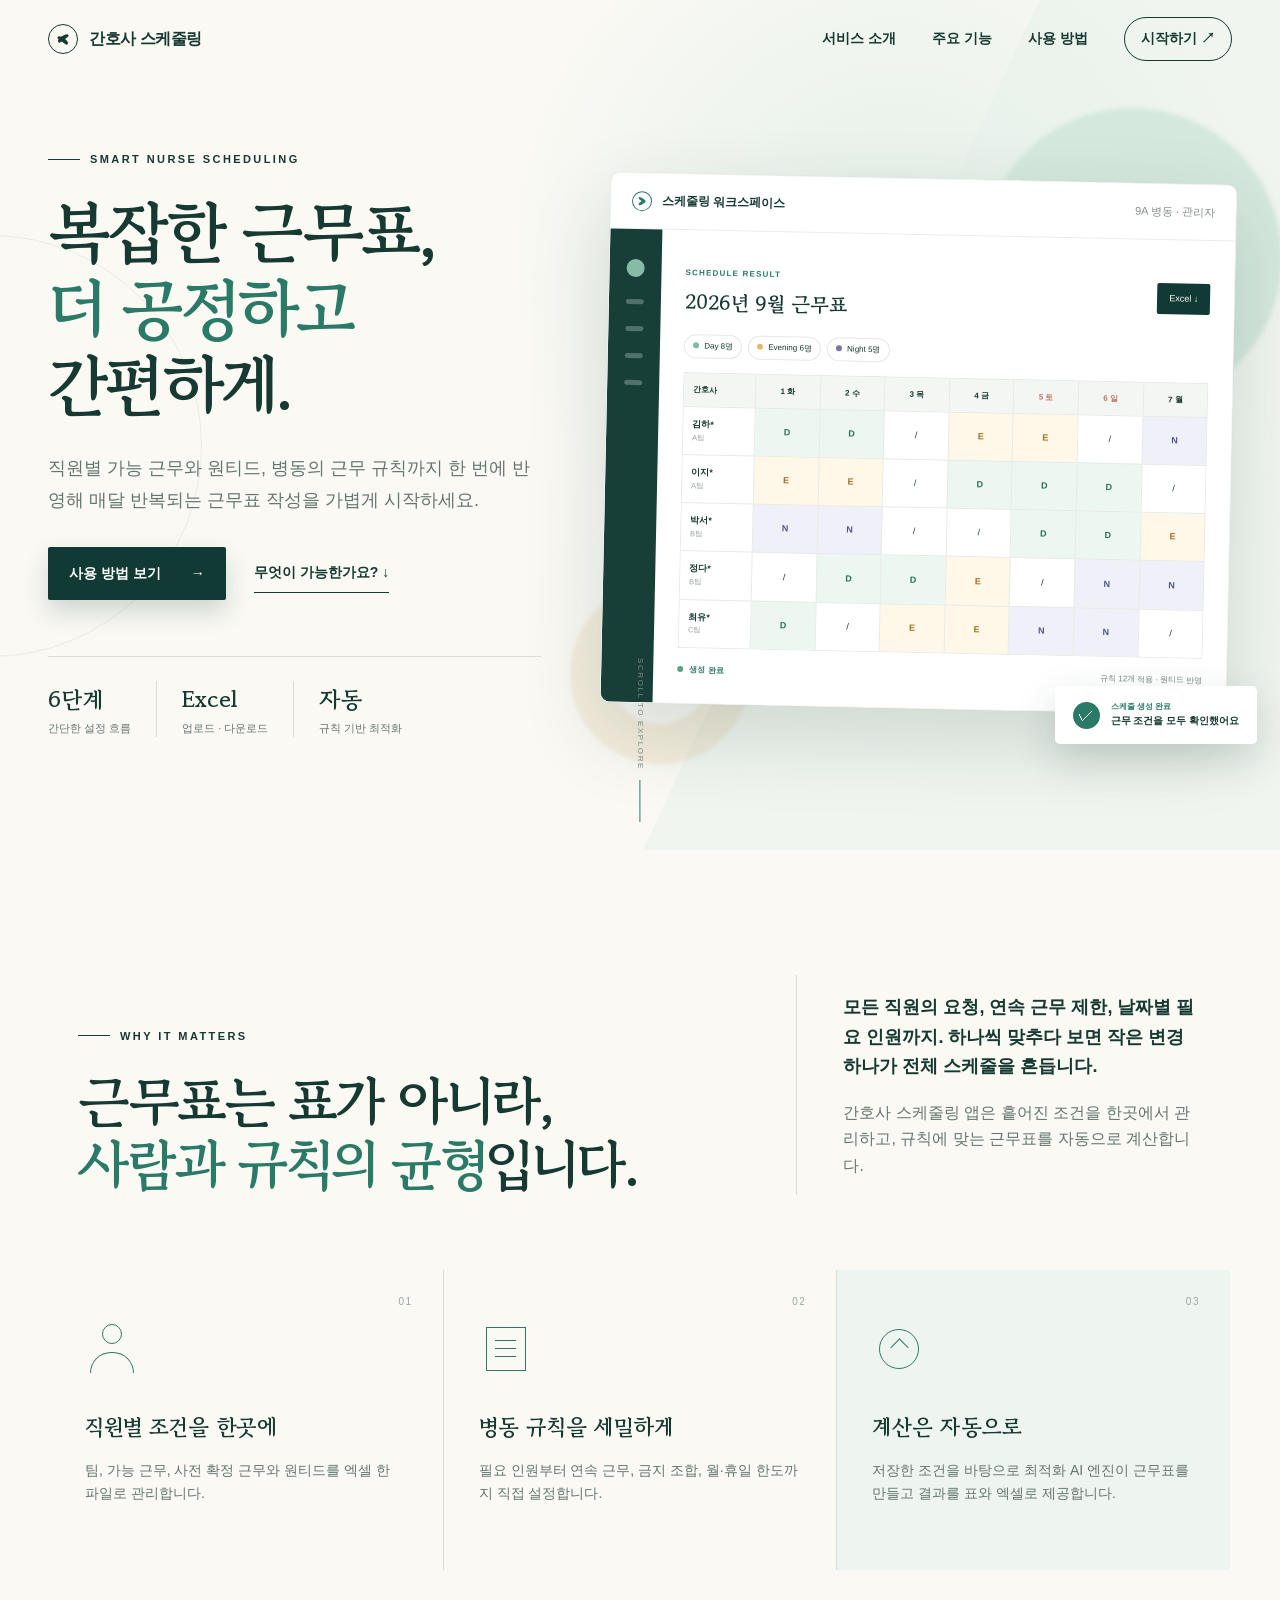
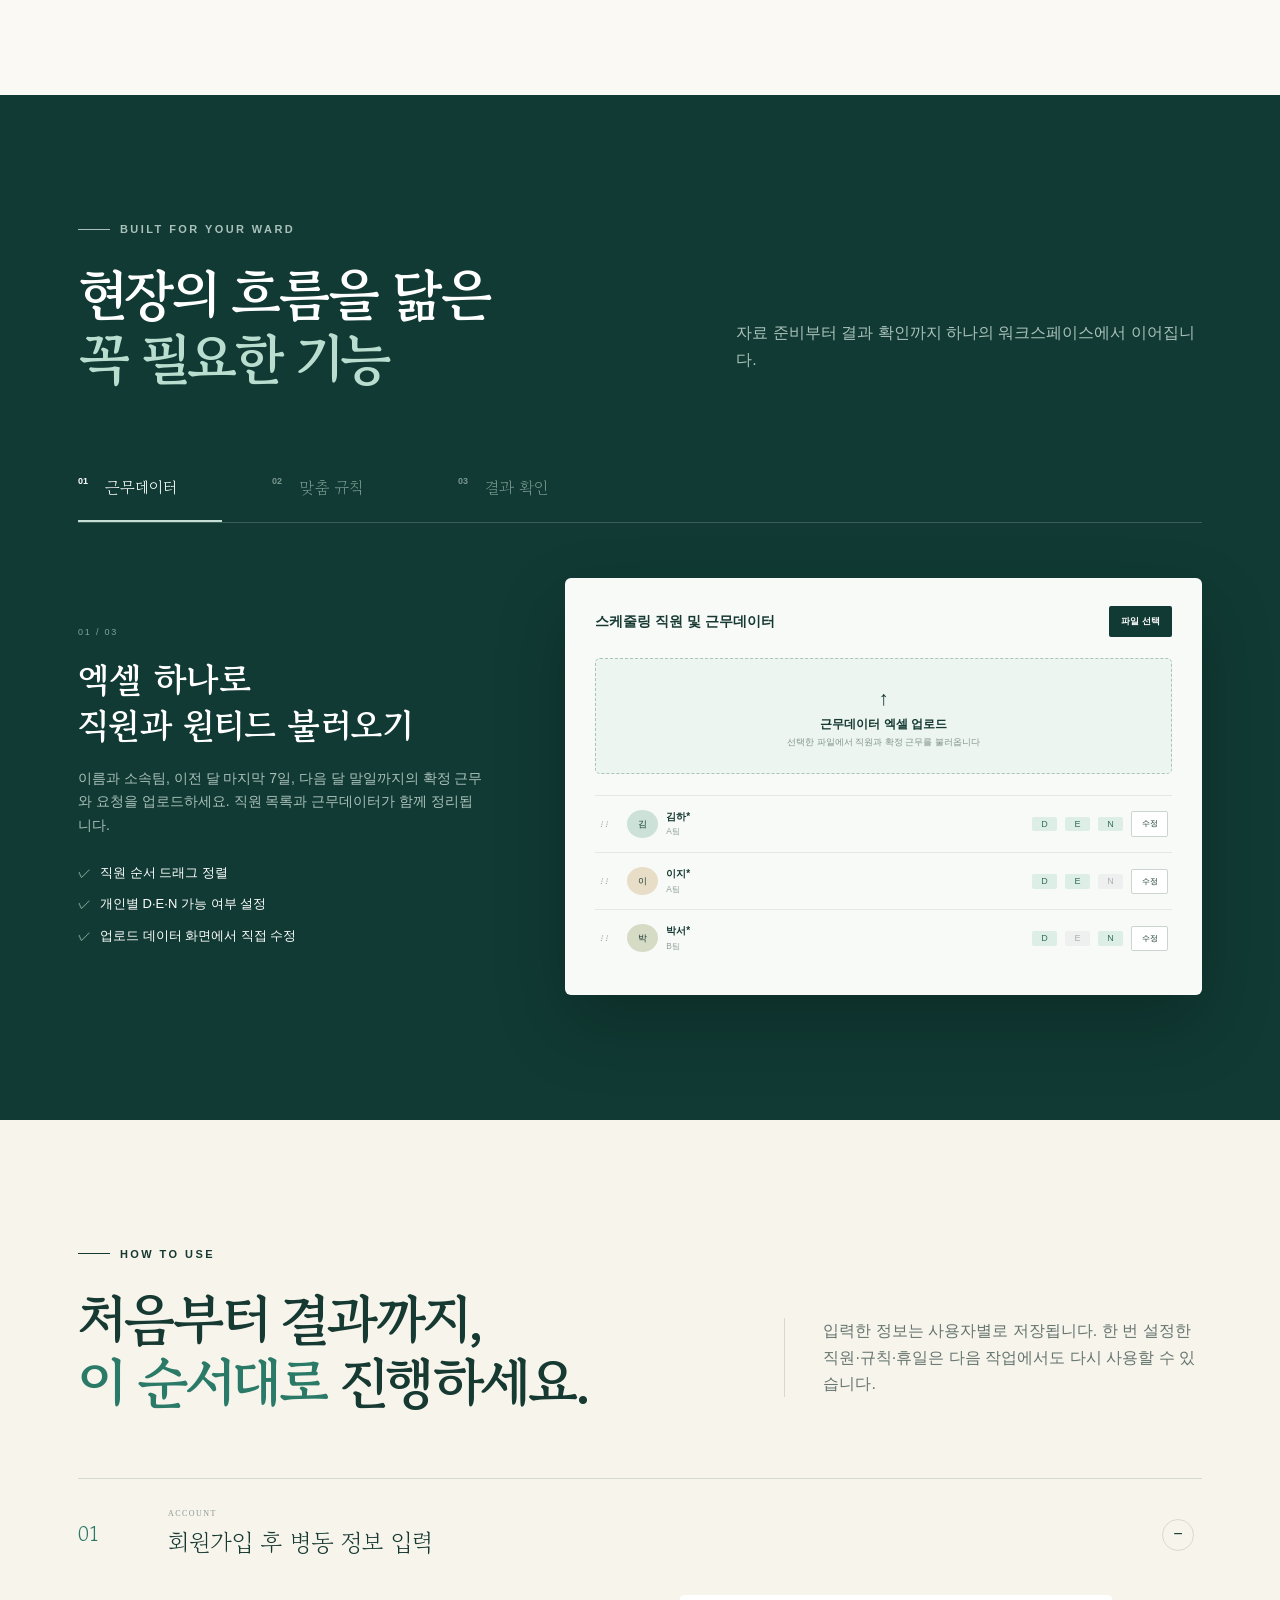
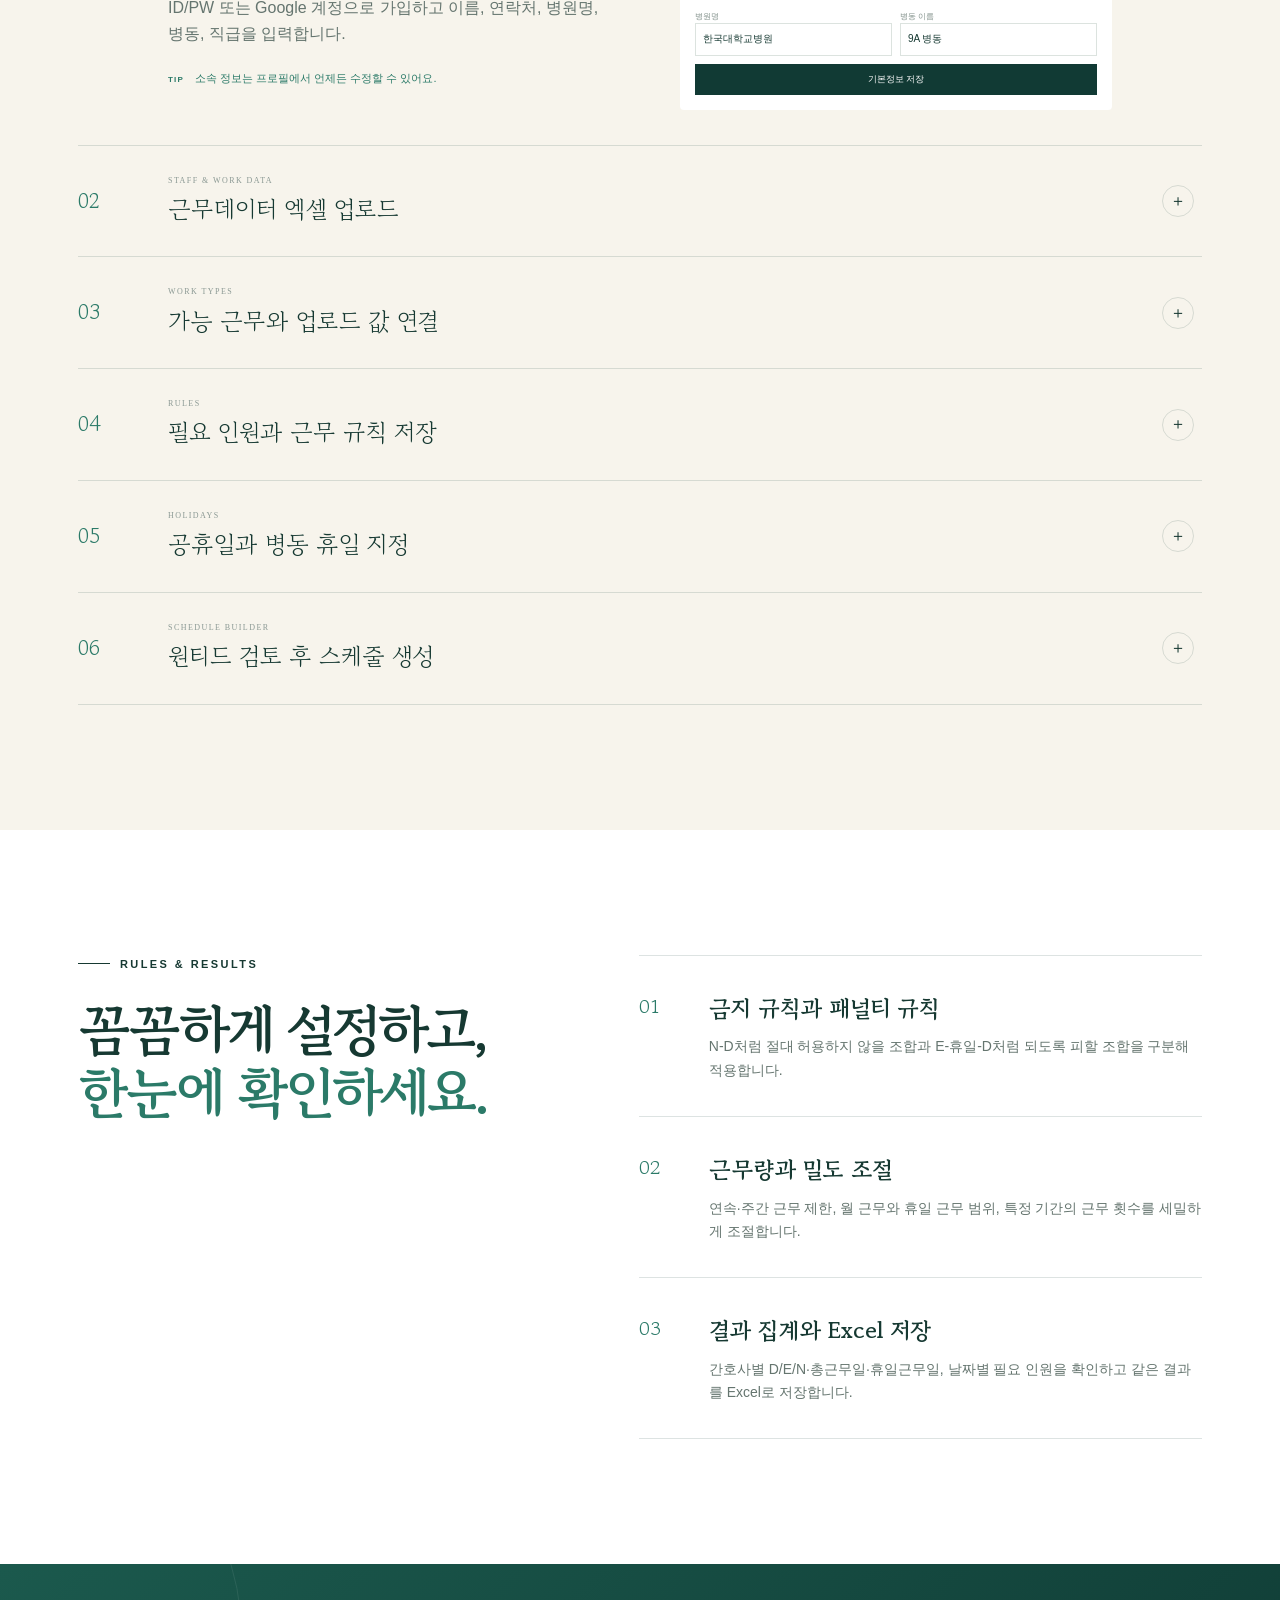
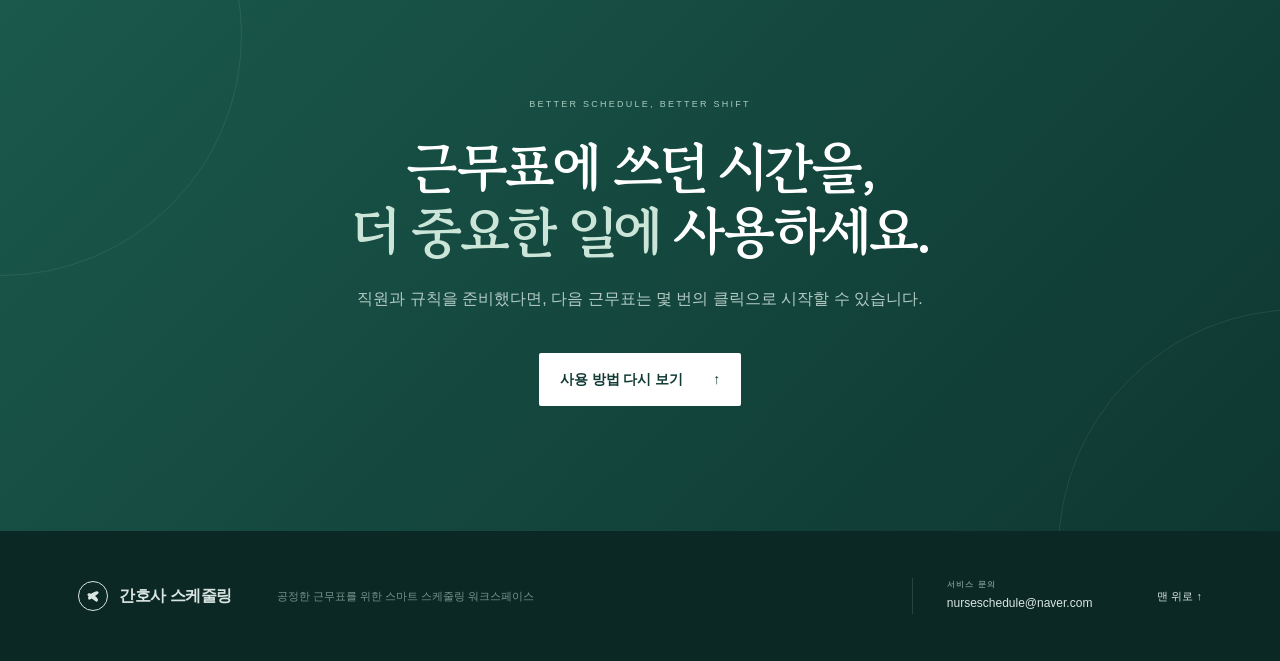
<file: index.html>
<!doctype html>
<html lang="ko">
<head>
  <meta charset="utf-8">
  <meta name="viewport" content="width=device-width, initial-scale=1">
  <meta name="description" content="간호사 근무표 작성의 복잡함을 줄여주는 간호사 스케줄링 앱 소개와 사용 방법">
  <meta name="theme-color" content="#123c36">
  <title>간호사 스케줄링 — 근무표 작성의 새로운 기준</title>
  <link rel="preconnect" href="https://fonts.googleapis.com">
  <link rel="preconnect" href="https://fonts.gstatic.com" crossorigin>
  <link href="https://fonts.googleapis.com/css2?family=Gowun+Batang:wght@700&family=Pretendard:wght@400;500;600;700;800&display=swap" rel="stylesheet">
  <link rel="stylesheet" href="styles.css?v=20260926-2">
</head>
<body>
  <a class="skip-link" href="#main">본문으로 건너뛰기</a>
  <header class="site-header" id="top">
    <div class="nav-wrap">
      <a class="brand" href="#top" aria-label="간호사 스케줄링 홈">
        <span class="brand-mark" aria-hidden="true"><i></i><i></i></span>
        <span>간호사 스케줄링</span>
      </a>
      <button class="menu-button" type="button" aria-label="메뉴 열기" aria-expanded="false"><span></span><span></span></button>
      <nav class="main-nav" aria-label="주요 메뉴">
        <a href="#why">서비스 소개</a>
        <a href="#features">주요 기능</a>
        <a href="#guide">사용 방법</a>
        <a class="nav-cta" href="https://nurse-scheduler-nvshqqlcda-du.a.run.app">시작하기 <span aria-hidden="true">↗</span></a>
      </nav>
    </div>
  </header>

  <main id="main">
    <section class="hero">
      <div class="hero-grid">
        <div class="hero-copy reveal">
          <p class="eyebrow"><span></span> SMART NURSE SCHEDULING</p>
          <h1>복잡한 근무표,<br><em>더 공정하고</em><br>간편하게.</h1>
          <p class="hero-text">직원별 가능 근무와 원티드, 병동의 근무 규칙까지 한 번에 반영해 매달 반복되는 근무표 작성을 가볍게 시작하세요.</p>
          <div class="hero-actions">
            <a class="button primary" href="#guide">사용 방법 보기 <span>→</span></a>
            <a class="text-link" href="#features">무엇이 가능한가요? <span>↓</span></a>
          </div>
          <div class="hero-proof" aria-label="서비스 핵심 가치">
            <div><strong>6단계</strong><span>간단한 설정 흐름</span></div>
            <div><strong>Excel</strong><span>업로드 · 다운로드</span></div>
            <div><strong>자동</strong><span>규칙 기반 최적화</span></div>
          </div>
        </div>

        <div class="hero-visual reveal" aria-label="스케줄 결과 화면 예시">
          <div class="soft-orb orb-one"></div><div class="soft-orb orb-two"></div>
          <div class="app-window">
            <div class="window-bar"><span class="window-logo"><i></i><i></i></span><b>스케줄링 워크스페이스</b><span class="window-user">9A 병동 · 관리자</span></div>
            <div class="window-body">
              <aside class="mini-side">
                <span class="active"></span><span></span><span></span><span></span><span></span>
              </aside>
              <div class="schedule-area">
                <div class="schedule-head"><div><small>SCHEDULE RESULT</small><h3>2026년 9월 근무표</h3></div><button type="button">Excel ↓</button></div>
                <div class="summary-chips"><span><i class="dot d"></i> Day 8명</span><span><i class="dot e"></i> Evening 6명</span><span><i class="dot n"></i> Night 5명</span></div>
                <div class="table-wrap" aria-hidden="true">
                  <table class="schedule-table">
                    <thead><tr><th>간호사</th><th>1 화</th><th>2 수</th><th>3 목</th><th>4 금</th><th class="weekend">5 토</th><th class="weekend">6 일</th><th>7 월</th></tr></thead>
                    <tbody>
                      <tr><th>김하* <small>A팀</small></th><td class="day">D</td><td class="day">D</td><td>/</td><td class="eve">E</td><td class="eve">E</td><td>/</td><td class="night">N</td></tr>
                      <tr><th>이지* <small>A팀</small></th><td class="eve">E</td><td class="eve">E</td><td>/</td><td class="day">D</td><td class="day">D</td><td class="day">D</td><td>/</td></tr>
                      <tr><th>박서* <small>B팀</small></th><td class="night">N</td><td class="night">N</td><td>/</td><td>/</td><td class="day">D</td><td class="day">D</td><td class="eve">E</td></tr>
                      <tr><th>정다* <small>B팀</small></th><td>/</td><td class="day">D</td><td class="day">D</td><td class="eve">E</td><td>/</td><td class="night">N</td><td class="night">N</td></tr>
                      <tr><th>최유* <small>C팀</small></th><td class="day">D</td><td>/</td><td class="eve">E</td><td class="eve">E</td><td class="night">N</td><td class="night">N</td><td>/</td></tr>
                    </tbody>
                  </table>
                </div>
                <div class="status-line"><span><i></i> 생성 완료</span><span>규칙 12개 적용 · 원티드 반영</span></div>
              </div>
            </div>
          </div>
          <div class="floating-card"><span class="check">✓</span><div><small>스케줄 생성 완료</small><b>근무 조건을 모두 확인했어요</b></div></div>
        </div>
      </div>
      <div class="hero-scroll"><span>SCROLL TO EXPLORE</span><i></i></div>
    </section>

    <section class="problem section" id="why">
      <div class="section-inner split-intro reveal">
        <div><p class="eyebrow"><span></span> WHY IT MATTERS</p><h2>근무표는 표가 아니라,<br><em>사람과 규칙의 균형</em>입니다.</h2></div>
        <div class="intro-copy"><p>모든 직원의 요청, 연속 근무 제한, 날짜별 필요 인원까지. 하나씩 맞추다 보면 작은 변경 하나가 전체 스케줄을 흔듭니다.</p><p>간호사 스케줄링 앱은 흩어진 조건을 한곳에서 관리하고, 규칙에 맞는 근무표를 자동으로 계산합니다.</p></div>
      </div>
      <div class="metric-grid section-inner reveal">
        <article><span class="metric-no">01</span><div class="line-icon people"></div><h3>직원별 조건을 한곳에</h3><p>팀, 가능 근무, 사전 확정 근무와 원티드를 엑셀 한 파일로 관리합니다.</p></article>
        <article><span class="metric-no">02</span><div class="line-icon rules"></div><h3>병동 규칙을 세밀하게</h3><p>필요 인원부터 연속 근무, 금지 조합, 월·휴일 한도까지 직접 설정합니다.</p></article>
        <article class="accent-card"><span class="metric-no">03</span><div class="line-icon spark"></div><h3>계산은 자동으로</h3><p>저장한 조건을 바탕으로 최적화 AI 엔진이 근무표를 만들고 결과를 표와 엑셀로 제공합니다.</p></article>
      </div>
    </section>

    <section class="features section" id="features">
      <div class="section-inner">
        <div class="section-heading reveal"><p class="eyebrow light"><span></span> BUILT FOR YOUR WARD</p><h2>현장의 흐름을 닮은<br><em>꼭 필요한 기능</em></h2><p>자료 준비부터 결과 확인까지 하나의 워크스페이스에서 이어집니다.</p></div>
        <div class="feature-stage reveal">
          <div class="feature-tabs" role="tablist" aria-label="주요 기능">
            <button class="feature-tab active" role="tab" aria-selected="true" data-feature="data"><b>01</b><span>근무데이터</span></button>
            <button class="feature-tab" role="tab" aria-selected="false" data-feature="rules"><b>02</b><span>맞춤 규칙</span></button>
            <button class="feature-tab" role="tab" aria-selected="false" data-feature="result"><b>03</b><span>결과 확인</span></button>
          </div>
          <div class="feature-panel" id="feature-panel">
            <div class="feature-copy"><span class="feature-count">01 / 03</span><h3>엑셀 하나로<br>직원과 원티드 불러오기</h3><p>이름과 소속팀, 이전 달 마지막 7일, 다음 달 말일까지의 확정 근무와 요청을 업로드하세요. 직원 목록과 근무데이터가 함께 정리됩니다.</p><ul><li>직원 순서 드래그 정렬</li><li>개인별 D·E·N 가능 여부 설정</li><li>업로드 데이터 화면에서 직접 수정</li></ul></div>
            <div class="feature-mock" aria-hidden="true">
              <div class="mock-top"><span>스케줄링 직원 및 근무데이터</span><button>파일 선택</button></div>
              <div class="upload-box"><div>↑</div><b>근무데이터 엑셀 업로드</b><small>선택한 파일에서 직원과 확정 근무를 불러옵니다</small></div>
              <div class="staff-row"><i>⋮⋮</i><span class="avatar">김</span><b>김하*<small>A팀</small></b><em>D</em><em>E</em><em>N</em><button>수정</button></div>
              <div class="staff-row"><i>⋮⋮</i><span class="avatar alt">이</span><b>이지*<small>A팀</small></b><em>D</em><em>E</em><em class="off">N</em><button>수정</button></div>
              <div class="staff-row"><i>⋮⋮</i><span class="avatar gold">박</span><b>박서*<small>B팀</small></b><em>D</em><em class="off">E</em><em>N</em><button>수정</button></div>
            </div>
          </div>
        </div>
      </div>
    </section>

    <section class="guide section" id="guide">
      <div class="section-inner">
        <div class="guide-head reveal"><div><p class="eyebrow"><span></span> HOW TO USE</p><h2>처음부터 결과까지,<br><em>이 순서대로</em> 진행하세요.</h2></div><p>입력한 정보는 사용자별로 저장됩니다. 한 번 설정한 직원·규칙·휴일은 다음 작업에서도 다시 사용할 수 있습니다.</p></div>
        <div class="steps reveal">
          <article class="step open"><button class="step-toggle" type="button" aria-expanded="true"><span class="step-number">01</span><span class="step-title"><small>ACCOUNT</small>회원가입 후 병동 정보 입력</span><span class="step-mark">−</span></button><div class="step-content"><div><p>ID/PW 또는 Google 계정으로 가입하고 이름, 연락처, 병원명, 병동, 직급을 입력합니다.</p><span class="tip"><b>TIP</b> 소속 정보는 프로필에서 언제든 수정할 수 있어요.</span></div><div class="mini-form"><label>병원명<span>한국대학교병원</span></label><label>병동 이름<span>9A 병동</span></label><button>기본정보 저장</button></div></div></article>
          <article class="step"><button class="step-toggle" type="button" aria-expanded="false"><span class="step-number">02</span><span class="step-title"><small>STAFF & WORK DATA</small>근무데이터 엑셀 업로드</span><span class="step-mark">＋</span></button><div class="step-content"><div><p>템플릿에 직원과 근무 값을 입력한 뒤 업로드하고, 아래 항목을 차례로 확인하세요.</p><ul class="guide-points"><li><b>근무 값 확인</b><span>빈칸은 생성 대상, 값이 있는 칸은 사전 확정 근무 또는 원티드 근무입니다.</span></li><li><b>직원 정보 확인</b><span>업로드된 직원 목록과 직원별 Day·Evening·Night 가능 여부를 확인합니다.</span></li><li><b>대상 월 확인</b><span>‘202X년 XX월 스케줄링’의 대상 월이 맞지 않으면 ‘월별 휴일 지정’에서 월을 변경합니다.</span></li></ul></div><div class="workbook-guide"><span class="guide-card-label">EXCEL FORMAT</span><div><b>이름</b><small>첫 번째 열</small></div><div><b>소속팀</b><small>두 번째 열</small></div><p><b>날짜 범위</b><span>이전 달 마지막 7일 → 대상 월 말일</span></p></div></div></article>
          <article class="step"><button class="step-toggle" type="button" aria-expanded="false"><span class="step-number">03</span><span class="step-title"><small>WORK TYPES</small>가능 근무와 업로드 값 연결</span><span class="step-mark">＋</span></button><div class="step-content"><div><p><b>가능 근무 유형</b>에서 기본 유형 외에 교육 등 병동에서 사용하는 근무유형을 추가하세요.</p><p><b>업로드 값 매핑</b>에서는 엑셀에 입력된 표현을 실제 근무유형과 연결합니다.</p><div class="mapping-example"><span>예시</span><b>생휴</b><i>→</i><b>/</b><small>휴일로 연결</small></div></div><div class="work-type-card"><span class="guide-card-label">DEFAULT TYPES</span><div class="type-chips"><span>D <small>Day</small></span><span>E <small>Evening</small></span><span>N <small>Night</small></span><span>/ <small>휴일</small></span></div><p>추가한 유형도 동일한 방식으로<br>엑셀 값과 연결할 수 있습니다.</p></div></div></article>
          <article class="step"><button class="step-toggle" type="button" aria-expanded="false"><span class="step-number">04</span><span class="step-title"><small>RULES</small>필요 인원과 근무 규칙 저장</span><span class="step-mark">＋</span></button><div class="step-content"><div><p><b>제약 조건 규칙</b>에서 평일·휴일의 D/E/N 필요 인원을 먼저 설정하세요.</p><ul class="guide-points compact"><li><b>금지 규칙</b><span>반드시 지켜야 하는 조건입니다. 연속·주간 근무 제한과 금지 조합을 입력합니다.</span></li><li><b>패널티 규칙</b><span>가급적 피하되 고정 근무와 원티드를 위해 허용할 수 있는 조건입니다. 근무 밀도, 월·휴일 근무 한도, 팀 커버와 패널티 조합을 설정합니다.</span></li></ul></div><div class="rule-compare"><span class="guide-card-label">RULE EXAMPLES</span><div class="rule-row danger"><em>금지</em><span>N</span><b>−</b><span>D</span><small>허용하지 않음</small></div><div class="rule-row caution"><em>패널티</em><span>N</span><b>−</b><span>/</span><b>−</b><span>E</span><small>가급적 피함</small></div></div></div></article>
          <article class="step"><button class="step-toggle" type="button" aria-expanded="false"><span class="step-number">05</span><span class="step-title"><small>HOLIDAYS</small>공휴일과 병동 휴일 지정</span><span class="step-mark">＋</span></button><div class="step-content"><div><p>달력에서 토·일 외에 휴일 인원 기준을 적용할 날짜를 선택하고 저장합니다. 법정 공휴일은 자동으로 휴일 처리됩니다.</p></div><div class="calendar-mini"><b>9월</b><span>14</span><span class="selected">15</span><span>16</span><span>17</span><span>18</span></div></div></article>
          <article class="step"><button class="step-toggle" type="button" aria-expanded="false"><span class="step-number">06</span><span class="step-title"><small>SCHEDULE BUILDER</small>원티드 검토 후 스케줄 생성</span><span class="step-mark">＋</span></button><div class="step-content"><div><p>먼저 ‘원티드 검토’로 확정 근무의 규칙 위반 여부를 확인한 다음 ‘스케줄 생성’을 누릅니다. 완료되면 화면에서 집계와 표를 확인하고 Excel로 내려받으세요.</p></div><div class="action-sample"><button>원티드 검토</button><button>스케줄 생성 →</button></div></div></article>
        </div>
      </div>
    </section>

    <section class="details section">
      <div class="section-inner detail-grid reveal">
        <div class="detail-title"><p class="eyebrow"><span></span> RULES & RESULTS</p><h2>꼼꼼하게 설정하고,<br><em>한눈에 확인하세요.</em></h2></div>
        <div class="detail-list">
          <article><span>01</span><div><h3>금지 규칙과 패널티 규칙</h3><p>N-D처럼 절대 허용하지 않을 조합과 E-휴일-D처럼 되도록 피할 조합을 구분해 적용합니다.</p></div></article>
          <article><span>02</span><div><h3>근무량과 밀도 조절</h3><p>연속·주간 근무 제한, 월 근무와 휴일 근무 범위, 특정 기간의 근무 횟수를 세밀하게 조절합니다.</p></div></article>
          <article><span>03</span><div><h3>결과 집계와 Excel 저장</h3><p>간호사별 D/E/N·총근무일·휴일근무일, 날짜별 필요 인원을 확인하고 같은 결과를 Excel로 저장합니다.</p></div></article>
        </div>
      </div>
    </section>

    <section class="cta section" id="start">
      <div class="cta-inner reveal">
        <span class="cta-kicker">BETTER SCHEDULE, BETTER SHIFT</span>
        <h2>근무표에 쓰던 시간을,<br><em>더 중요한 일에</em> 사용하세요.</h2>
        <p>직원과 규칙을 준비했다면, 다음 근무표는 몇 번의 클릭으로 시작할 수 있습니다.</p>
        <a class="button light-button" href="#guide">사용 방법 다시 보기 <span>↑</span></a>
      </div>
    </section>
  </main>

  <footer>
    <div class="footer-inner">
      <div class="brand footer-brand"><span class="brand-mark"><i></i><i></i></span><span>간호사 스케줄링</span></div>
      <p>공정한 근무표를 위한 스마트 스케줄링 워크스페이스</p>
      <div class="footer-contact"><span>서비스 문의</span><a href="mailto:nurseschedule@naver.com">nurseschedule@naver.com</a></div>
      <a class="back-to-top" href="#top">맨 위로 ↑</a>
    </div>
  </footer>
  <script src="script.js?v=20260926-2"></script>
</body>
</html>
</file>
<file: styles.css>
:root{--ink:#163932;--deep:#113a34;--forest:#19554a;--green:#2b7a68;--mint:#cfe7dc;--pale:#eef5f0;--paper:#faf9f4;--sand:#e8dfcf;--gold:#d5aa62;--white:#fff;--muted:#65756f;--line:rgba(20,58,51,.14);--shadow:0 30px 80px rgba(11,48,41,.15)}
*{box-sizing:border-box}html{scroll-behavior:smooth}body{margin:0;background:var(--paper);color:var(--ink);font-family:Pretendard,"Noto Sans KR",sans-serif;line-height:1.65;-webkit-font-smoothing:antialiased}button,a{font:inherit}a{color:inherit;text-decoration:none}button{color:inherit}.skip-link{position:fixed;left:16px;top:-80px;background:var(--deep);color:white;padding:12px 18px;z-index:1000}.skip-link:focus{top:16px}.site-header{height:78px;position:absolute;top:0;left:0;width:100%;z-index:20}.site-header.scrolled{position:fixed;background:rgba(250,249,244,.88);backdrop-filter:blur(16px);border-bottom:1px solid var(--line);animation:drop .35s ease}@keyframes drop{from{transform:translateY(-100%)}to{transform:none}}.nav-wrap{max-width:1240px;height:100%;margin:auto;padding:0 28px;display:flex;align-items:center;justify-content:space-between}.brand{display:flex;align-items:center;gap:11px;font-weight:800;letter-spacing:-.03em}.brand-mark{width:30px;height:30px;border:1.5px solid currentColor;border-radius:50%;display:grid;place-content:center;position:relative}.brand-mark i{display:block;width:12px;height:4px;border-radius:50% 50% 20% 20%;background:currentColor;transform:rotate(-35deg);margin:-1px}.brand-mark i+ i{transform:rotate(35deg)}.main-nav{display:flex;align-items:center;gap:36px;font-size:14px;font-weight:600}.main-nav a{position:relative}.main-nav>a:not(.nav-cta):after{content:"";position:absolute;left:0;right:100%;bottom:-6px;height:1px;background:var(--ink);transition:.3s}.main-nav>a:hover:after{right:0}.nav-cta{border:1px solid var(--ink);padding:9px 16px;border-radius:99px}.menu-button{display:none;border:0;background:none;padding:10px}.hero{min-height:850px;padding:150px 0 74px;position:relative;overflow:hidden;background:radial-gradient(circle at 70% 30%,#e4f0e9 0,transparent 36%),linear-gradient(115deg,#faf9f4 62%,#f0f5ef 62%)}.hero:before{content:"";position:absolute;width:420px;height:420px;border:1px solid rgba(26,86,74,.08);border-radius:50%;left:-220px;top:235px}.hero-grid{max-width:1240px;margin:auto;padding:0 28px;display:grid;grid-template-columns:.88fr 1.12fr;align-items:center;gap:64px}.eyebrow{font-size:11px;font-weight:800;letter-spacing:.22em;margin:0 0 24px;display:flex;align-items:center;gap:10px}.eyebrow span{width:32px;height:1px;background:currentColor}.hero h1,.section h2{font-family:"Gowun Batang",serif;font-size:clamp(48px,5.2vw,74px);line-height:1.15;letter-spacing:-.055em;margin:0;font-weight:700}.hero h1 em,.section h2 em{font-style:normal;color:var(--green);position:relative}.hero h1 em:after{content:"";height:7px;background:var(--mint);position:absolute;left:0;right:0;bottom:8px;z-index:-1}.hero-text{max-width:510px;font-size:18px;color:var(--muted);line-height:1.8;margin:30px 0}.hero-actions{display:flex;align-items:center;gap:28px}.button{display:inline-flex;align-items:center;justify-content:center;gap:30px;padding:15px 21px;border-radius:2px;font-size:14px;font-weight:700}.button.primary{background:var(--deep);color:#fff;box-shadow:0 12px 24px rgba(17,58,52,.18)}.button:hover span{transform:translateX(4px)}.button span{transition:.25s}.text-link{font-size:14px;font-weight:700;border-bottom:1px solid var(--ink);padding:8px 0}.hero-proof{display:flex;margin-top:56px;padding-top:24px;border-top:1px solid var(--line);max-width:530px}.hero-proof div{padding:0 25px;border-right:1px solid var(--line);display:flex;flex-direction:column}.hero-proof div:first-child{padding-left:0}.hero-proof div:last-child{border:0}.hero-proof strong{font-family:"Gowun Batang";font-size:23px}.hero-proof span{font-size:11px;color:var(--muted)}.hero-visual{position:relative}.soft-orb{position:absolute;border-radius:50%;filter:blur(2px)}.orb-one{width:300px;height:300px;background:#d4e8dd;right:-50px;top:-70px}.orb-two{width:180px;height:180px;border:40px solid rgba(213,170,98,.15);left:-35px;bottom:-55px}.app-window{position:relative;background:#fff;border:1px solid rgba(17,58,52,.08);box-shadow:var(--shadow);border-radius:10px;overflow:hidden;transform:rotate(1.2deg)}.window-bar{height:56px;display:flex;align-items:center;padding:0 21px;border-bottom:1px solid #e9eeeb;font-size:11px;gap:10px}.window-bar b{font-size:12px}.window-logo{width:20px;height:20px;border:1px solid var(--green);border-radius:50%;display:grid;place-content:center}.window-logo i{width:8px;height:3px;background:var(--green);border-radius:50%;display:block;transform:rotate(35deg)}.window-logo i+ i{transform:rotate(-35deg)}.window-user{margin-left:auto;color:#83918c}.window-body{display:flex;min-height:425px}.mini-side{width:52px;background:#173f38;padding-top:30px;display:flex;align-items:center;flex-direction:column;gap:22px}.mini-side span{width:18px;height:5px;border-radius:10px;background:rgba(255,255,255,.26)}.mini-side span.active{height:18px;background:#88baa8}.schedule-area{padding:27px 24px;width:calc(100% - 52px);overflow:hidden}.schedule-head{display:flex;justify-content:space-between;align-items:center}.schedule-head small{color:var(--green);letter-spacing:.15em;font-weight:800;font-size:8px}.schedule-head h3{font-family:"Gowun Batang";font-size:20px;margin:2px 0}.schedule-head button,.mock-top button{background:var(--deep);color:white;border:0;font-size:9px;padding:8px 12px;border-radius:2px}.summary-chips{display:flex;gap:6px;margin:14px 0}.summary-chips span{border:1px solid #e4eae6;border-radius:20px;padding:4px 8px;font-size:8px}.dot{display:inline-block;width:6px;height:6px;border-radius:50%;margin-right:3px}.dot.d{background:#7ebc9f}.dot.e{background:#e8b969}.dot.n{background:#7479a9}.table-wrap{overflow:hidden}.schedule-table{border-collapse:collapse;width:100%;table-layout:fixed;font-size:9px;text-align:center}.schedule-table th,.schedule-table td{border:1px solid #e7ebe8;padding:10px 3px}.schedule-table thead th{background:#f3f6f3;font-size:8px}.schedule-table th:first-child{width:72px;text-align:left;padding-left:9px}.schedule-table tbody th small{display:block;color:#97a29e;font-weight:400}.schedule-table .weekend{color:#c57464}.schedule-table td.day{background:#edf7f1;color:#287056;font-weight:700}.schedule-table td.eve{background:#fff7e7;color:#a27126;font-weight:700}.schedule-table td.night{background:#eff0f8;color:#4f568b;font-weight:700}.status-line{display:flex;justify-content:space-between;margin-top:15px;font-size:8px;color:#76857f}.status-line span:first-child{color:var(--green);font-weight:700}.status-line i{display:inline-block;width:6px;height:6px;background:#59a583;border-radius:50%;margin-right:4px}.floating-card{position:absolute;right:-25px;bottom:-35px;background:white;box-shadow:0 15px 40px rgba(16,53,47,.17);padding:14px 18px;display:flex;align-items:center;gap:11px;border-radius:5px}.floating-card .check{background:var(--green);color:white;width:27px;height:27px;border-radius:50%;display:grid;place-items:center}.floating-card small,.floating-card b{display:block}.floating-card small{font-size:8px;color:var(--green);font-weight:800}.floating-card b{font-size:10px}.hero-scroll{position:absolute;bottom:28px;left:50%;transform:translateX(-50%);display:flex;align-items:center;gap:10px;font-size:8px;letter-spacing:.2em;color:#7b8983;writing-mode:vertical-rl}.hero-scroll i{height:42px;width:1px;background:var(--green)}.section{padding:125px 0}.section-inner{max-width:1180px;margin:auto;padding:0 28px}.split-intro{display:grid;grid-template-columns:1.2fr .8fr;gap:110px;align-items:end}.section h2{font-size:clamp(38px,4.3vw,60px)}.intro-copy{border-left:1px solid var(--line);padding-left:46px;color:var(--muted);font-size:16px}.intro-copy p:first-child{font-weight:700;color:var(--ink);font-size:18px}.metric-grid{display:grid;grid-template-columns:repeat(3,1fr);gap:1px;margin-top:75px;background:var(--line);padding:0}.metric-grid article{background:var(--paper);padding:40px 35px 45px;min-height:300px;position:relative}.metric-grid article.accent-card{background:var(--pale)}.metric-no{position:absolute;right:30px;top:24px;color:#97a9a2;font-size:10px;letter-spacing:.15em}.line-icon{height:54px;width:54px;margin:12px 0 32px;position:relative}.line-icon:before,.line-icon:after{content:"";position:absolute}.line-icon.people:before{width:18px;height:18px;border:1.5px solid var(--green);border-radius:50%;left:17px;top:2px}.line-icon.people:after{width:42px;height:20px;border:1.5px solid var(--green);border-bottom:0;border-radius:30px 30px 0 0;left:5px;bottom:3px}.line-icon.rules:before{width:38px;height:42px;border:1.5px solid var(--green);left:7px;top:5px}.line-icon.rules:after{width:21px;height:1px;background:var(--green);left:16px;top:18px;box-shadow:0 8px var(--green),0 16px var(--green)}.line-icon.spark:before{width:38px;height:38px;border:1.5px solid var(--green);border-radius:50%;left:7px;top:7px}.line-icon.spark:after{width:12px;height:12px;border-top:1.5px solid var(--green);border-right:1.5px solid var(--green);transform:rotate(-45deg);left:21px;top:19px}.metric-grid h3{font-family:"Gowun Batang";font-size:22px;margin:0 0 14px}.metric-grid p{font-size:14px;color:var(--muted);margin:0}.features{background:var(--deep);color:white;overflow:hidden}.section-heading{display:grid;grid-template-columns:1.1fr .9fr;align-items:end}.section-heading .eyebrow,.section-heading h2{grid-column:1}.section-heading>p:last-child{grid-column:2;grid-row:2;color:#a9c1ba;padding-left:40px}.section-heading h2 em{color:#b9decf}.eyebrow.light{color:#a9c1ba}.feature-stage{margin-top:70px}.feature-tabs{display:flex;border-bottom:1px solid rgba(255,255,255,.18)}.feature-tab{border:0;background:transparent;color:#78978e;display:flex;gap:17px;padding:15px 45px 20px 0;margin-right:50px;cursor:pointer;border-bottom:2px solid transparent}.feature-tab b{font-size:9px}.feature-tab span{font-family:"Gowun Batang";font-size:16px}.feature-tab.active{color:#fff;border-bottom-color:#c5dfd5}.feature-panel{min-height:455px;padding:55px 0 0;display:grid;grid-template-columns:.78fr 1.22fr;gap:80px;align-items:center}.feature-copy{animation:fade .4s ease}@keyframes fade{from{opacity:0;transform:translateY(8px)}}.feature-count{font-size:9px;letter-spacing:.2em;color:#81a39a}.feature-copy h3{font-family:"Gowun Batang";font-size:35px;line-height:1.3;margin:13px 0 20px}.feature-copy p{color:#aac0ba;font-size:14px}.feature-copy ul{list-style:none;padding:0;margin:25px 0 0}.feature-copy li{font-size:13px;margin:10px 0}.feature-copy li:before{content:"✓";color:#9ed1bc;margin-right:9px}.feature-mock{background:#f8faf8;color:var(--ink);border-radius:6px;padding:28px 30px;box-shadow:0 30px 70px rgba(0,0,0,.22);animation:fade .4s ease}.mock-top{display:flex;justify-content:space-between;align-items:center;font-size:14px;font-weight:800}.upload-box{border:1px dashed #a9c4ba;background:#edf5f0;border-radius:5px;text-align:center;padding:23px;margin:21px 0}.upload-box div{font-size:20px}.upload-box b,.upload-box small{display:block}.upload-box b{font-size:12px}.upload-box small{font-size:9px;color:#81938d}.staff-row{display:grid;grid-template-columns:20px 31px 1fr repeat(3,25px) 37px;align-items:center;gap:8px;border-top:1px solid #e4e9e5;padding:13px 4px;font-size:9px}.staff-row>i{color:#9eaaa6}.avatar{height:28px;border-radius:50%;display:grid;place-items:center;background:#cce1d8}.avatar.alt{background:#e8ddc7}.avatar.gold{background:#d6dbc5}.staff-row b{font-size:10px}.staff-row b small{display:block;color:#91a09a;font-weight:400}.staff-row em{font-style:normal;border-radius:2px;text-align:center;background:#dceee6;color:#34715e}.staff-row em.off{background:#eef0ef;color:#aab1ae}.staff-row button{font-size:8px;background:white;border:1px solid #cad5d0;border-radius:2px;padding:5px}.guide{background:#f7f4ec}.guide-head{display:grid;grid-template-columns:1.2fr .8fr;gap:80px;align-items:end;margin-bottom:65px}.guide-head>p{color:var(--muted);border-left:1px solid var(--line);padding-left:38px}.steps{border-top:1px solid var(--line)}.step{border-bottom:1px solid var(--line)}.step-toggle{width:100%;border:0;background:transparent;display:grid;grid-template-columns:90px 1fr 40px;align-items:center;text-align:left;padding:28px 0;cursor:pointer}.step-number{font-family:"Gowun Batang";font-size:21px;color:var(--green)}.step-title{font-family:"Gowun Batang";font-size:24px}.step-title small{font-family:Pretendard;font-size:8px;letter-spacing:.18em;display:block;color:#8a9893;margin-bottom:2px}.step-mark{width:32px;height:32px;border:1px solid var(--line);border-radius:50%;display:grid;place-items:center}.step-content{max-height:0;overflow:hidden;display:grid;grid-template-columns:1fr 1fr;gap:80px;padding:0 90px;opacity:0;transition:max-height .55s ease,opacity .4s ease,padding .55s ease}.step.open .step-content{max-height:350px;padding:5px 90px 35px;opacity:1}.step-content p{color:var(--muted);margin-top:0}.tip{font-size:11px;color:var(--green)}.tip b{font-size:8px;letter-spacing:.15em;margin-right:8px}.mini-form{display:grid;grid-template-columns:1fr 1fr;gap:8px;background:white;padding:15px;border-radius:4px}.mini-form label{font-size:8px;color:#82918b}.mini-form label span{display:block;border:1px solid #dce3df;padding:7px;color:var(--ink);font-size:10px}.mini-form button{grid-column:1/-1;background:var(--deep);color:white;border:0;padding:8px;font-size:9px}.step-note{font-size:12px;background:#e8f0ea;padding:20px;border-left:2px solid var(--green)}.type-chips,.rule-sample,.action-sample{display:flex;gap:8px;align-items:center}.type-chips span,.rule-sample span{background:white;border:1px solid #dce3df;min-width:55px;padding:8px;text-align:center;font-weight:800}.type-chips small{display:block;font-weight:400;color:#82918b;font-size:8px}.rule-sample em{font-style:normal;background:#f0e2c8;color:#856121;font-size:9px;padding:7px}.calendar-mini{display:grid;grid-template-columns:repeat(5,1fr);gap:5px;background:white;padding:13px;text-align:center;font-size:11px}.calendar-mini b{grid-column:1/-1;text-align:left}.calendar-mini span{padding:7px}.calendar-mini .selected{background:var(--green);color:white;border-radius:50%}.action-sample button{padding:10px 15px;border:1px solid var(--deep);background:transparent;font-size:10px}.action-sample button:last-child{background:var(--deep);color:white}.details{background:#fff}.detail-grid{display:grid;grid-template-columns:.9fr 1.1fr;gap:100px}.detail-title{position:sticky;top:130px;align-self:start}.detail-list article{display:grid;grid-template-columns:50px 1fr;gap:20px;border-top:1px solid var(--line);padding:34px 0}.detail-list article:last-child{border-bottom:1px solid var(--line)}.detail-list>article>span{font-family:"Gowun Batang";font-size:20px;color:var(--green)}.detail-list h3{font-family:"Gowun Batang";font-size:23px;margin:0 0 8px}.detail-list p{color:var(--muted);margin:0;font-size:14px}.cta{background:linear-gradient(135deg,#1b594d,#0e3731);color:white;text-align:center;position:relative;overflow:hidden}.cta:before,.cta:after{content:"";position:absolute;border:1px solid rgba(255,255,255,.08);border-radius:50%;width:480px;height:480px}.cta:before{left:-240px;top:-170px}.cta:after{right:-260px;bottom:-260px}.cta-inner{position:relative;z-index:1;padding:0 25px}.cta-kicker{font-size:9px;letter-spacing:.25em;color:#a7cabe}.cta h2{margin:20px auto 24px}.cta h2 em{color:#cce5d9}.cta p{color:#b3cbc4}.light-button{margin-top:25px;background:#fff;color:var(--deep)}footer{background:#0c2824;color:#d9e5e1;padding:45px 0}.footer-inner{max-width:1180px;margin:auto;padding:0 28px;display:flex;align-items:center;gap:45px}.footer-inner p{font-size:11px;color:#78938b}.footer-inner>a{margin-left:auto;font-size:11px}.reveal{opacity:0;transform:translateY(24px);transition:opacity .75s ease,transform .75s ease}.reveal.visible{opacity:1;transform:none}
@media(max-width:900px){.main-nav{position:absolute;top:70px;left:18px;right:18px;background:var(--paper);box-shadow:0 15px 40px rgba(17,58,52,.16);padding:24px;display:none;flex-direction:column;align-items:stretch;gap:18px}.main-nav.open{display:flex}.menu-button{display:block}.menu-button span{display:block;width:23px;height:1px;background:var(--ink);margin:6px}.hero{padding-top:130px}.hero-grid{grid-template-columns:1fr}.hero-copy{text-align:center}.hero-text,.hero-proof{margin-left:auto;margin-right:auto}.hero-actions{justify-content:center}.hero-visual{max-width:680px;margin:20px auto 0;width:100%}.split-intro,.guide-head,.detail-grid{grid-template-columns:1fr;gap:35px}.intro-copy,.guide-head>p{padding-left:0;border-left:0}.section-heading{display:block}.section-heading>p:last-child{padding-left:0;margin-top:20px}.feature-panel{grid-template-columns:1fr;gap:35px}.feature-copy{max-width:600px}.detail-title{position:static}.metric-grid article{padding:35px 25px}.step-content,.step.open .step-content{grid-template-columns:1fr;gap:20px;padding-left:90px;padding-right:40px}.step.open .step-content{max-height:500px}}
@media(max-width:640px){.nav-wrap,.hero-grid,.section-inner{padding-left:20px;padding-right:20px}.hero{min-height:auto;padding-bottom:100px}.hero h1{font-size:43px}.hero-text{font-size:16px}.hero-actions{flex-direction:column;gap:12px}.hero-proof{justify-content:center}.hero-proof div{padding:0 12px}.hero-proof strong{font-size:18px}.hero-proof span{font-size:9px}.app-window{transform:none}.window-body{min-height:310px}.mini-side{display:none}.schedule-area{width:100%;padding:19px 14px}.schedule-table th,.schedule-table td{padding:7px 2px}.floating-card{right:5px;bottom:-40px}.section{padding:85px 0}.section h2{font-size:38px}.metric-grid{grid-template-columns:1fr}.metric-grid article{min-height:260px}.feature-tabs{justify-content:space-between}.feature-tab{margin:0;padding-right:8px;gap:7px}.feature-panel{padding-top:35px}.feature-mock{padding:20px 14px}.staff-row{grid-template-columns:14px 28px 1fr repeat(3,20px) 32px}.step-toggle{grid-template-columns:48px 1fr 34px}.step-title{font-size:19px}.step-content,.step.open .step-content{padding-left:48px;padding-right:5px}.step.open .step-content{max-height:650px}.footer-inner{flex-direction:column;align-items:flex-start;gap:12px}.footer-inner>a{margin:0}.hero-scroll{display:none}}
@media(prefers-reduced-motion:reduce){html{scroll-behavior:auto}.reveal{opacity:1;transform:none;transition:none}.site-header.scrolled{animation:none}}

/* HOW TO USE — structured guide cards */
.step.open .step-content{max-height:620px}
.step-content p b{color:var(--ink)}
.guide-points{list-style:none;padding:0;margin:22px 0 0}
.guide-points li{position:relative;padding:0 0 17px 28px}
.guide-points li:before{content:"✓";position:absolute;left:0;top:1px;width:17px;height:17px;border-radius:50%;background:#dcece4;color:var(--green);font-size:9px;font-weight:800;display:grid;place-items:center}
.guide-points b,.guide-points span{display:block}
.guide-points b{font-size:13px;margin-bottom:2px}
.guide-points span{font-size:12px;color:var(--muted);line-height:1.65}
.guide-points.compact li:first-child:before{content:"!";background:#f5dfda;color:#a85347}
.guide-points.compact li:last-child:before{content:"△";background:#f4e8cf;color:#8d6728}
.guide-card-label{display:block;font-size:8px;letter-spacing:.2em;color:var(--green);font-weight:800;margin-bottom:14px}
.workbook-guide,.work-type-card,.rule-compare{background:white;border:1px solid #e1e7e3;padding:22px;align-self:start;box-shadow:0 10px 28px rgba(31,70,62,.05)}
.workbook-guide{display:grid;grid-template-columns:1fr 1fr;gap:8px}
.workbook-guide>.guide-card-label,.workbook-guide>p{grid-column:1/-1}
.workbook-guide>div{background:var(--pale);padding:13px}
.workbook-guide b,.workbook-guide small{display:block}
.workbook-guide small{font-size:9px;color:var(--muted)}
.workbook-guide p{margin:7px 0 0;padding-top:14px;border-top:1px solid var(--line);display:flex;justify-content:space-between;font-size:11px}
.workbook-guide p span{color:var(--muted)}
.mapping-example{display:flex;align-items:center;gap:9px;margin-top:20px;padding:12px 14px;background:#edf3ee;font-size:11px}
.mapping-example>span{font-size:8px;letter-spacing:.12em;color:var(--green);margin-right:auto}
.mapping-example b{background:white;border:1px solid #d9e2dd;min-width:40px;text-align:center;padding:5px}
.mapping-example i{font-style:normal;color:var(--green)}
.mapping-example small{color:var(--muted)}
.work-type-card .type-chips{display:grid;grid-template-columns:repeat(4,1fr)}
.work-type-card p{font-size:11px;text-align:center;margin:16px 0 0}
.rule-compare{display:grid;gap:9px}
.rule-row{display:flex;align-items:center;gap:6px;padding:11px;background:#fafaf8}
.rule-row em{font-style:normal;font-size:9px;font-weight:800;text-align:center;padding:5px;min-width:48px}
.rule-row.danger em{background:#f2d9d4;color:#9b493e}
.rule-row.caution em{background:#f3e5c8;color:#8a6425}
.rule-row span{width:30px;height:30px;background:white;border:1px solid #dce3df;display:grid;place-items:center;font-size:11px;font-weight:800;flex:0 0 auto}
.rule-row b{font-size:10px;color:#96a39e}
.rule-row small{margin-left:auto;color:var(--muted);font-size:9px}
@media(max-width:900px){.step.open .step-content{max-height:800px}}
@media(max-width:640px){.step.open .step-content{max-height:1050px}.workbook-guide p{display:block}.workbook-guide p span{display:block;margin-top:4px}.work-type-card .type-chips{grid-template-columns:1fr 1fr}.rule-row{flex-wrap:wrap}.rule-row small{width:100%;margin-left:54px}}

/* Footer contact */
.footer-contact{margin-left:auto;padding-left:34px;border-left:1px solid rgba(255,255,255,.12);display:flex;flex-direction:column;gap:2px}
.footer-contact span{font-size:8px;font-weight:700;letter-spacing:.16em;color:#78938b}
.footer-contact a{font-size:12px;color:#d9e5e1;border-bottom:1px solid transparent;transition:border-color .25s,color .25s}
.footer-contact a:hover,.footer-contact a:focus-visible{color:#fff;border-bottom-color:#a7cabe}
.footer-inner .back-to-top{margin-left:20px}
@media(max-width:760px){.footer-inner{flex-wrap:wrap}.footer-contact{order:3;width:100%;margin-left:0;padding:18px 0 0;border-left:0;border-top:1px solid rgba(255,255,255,.1)}.footer-inner .back-to-top{margin-left:auto}}
@media(max-width:640px){.footer-contact{order:initial}.footer-inner .back-to-top{margin-left:0}}
</file>
